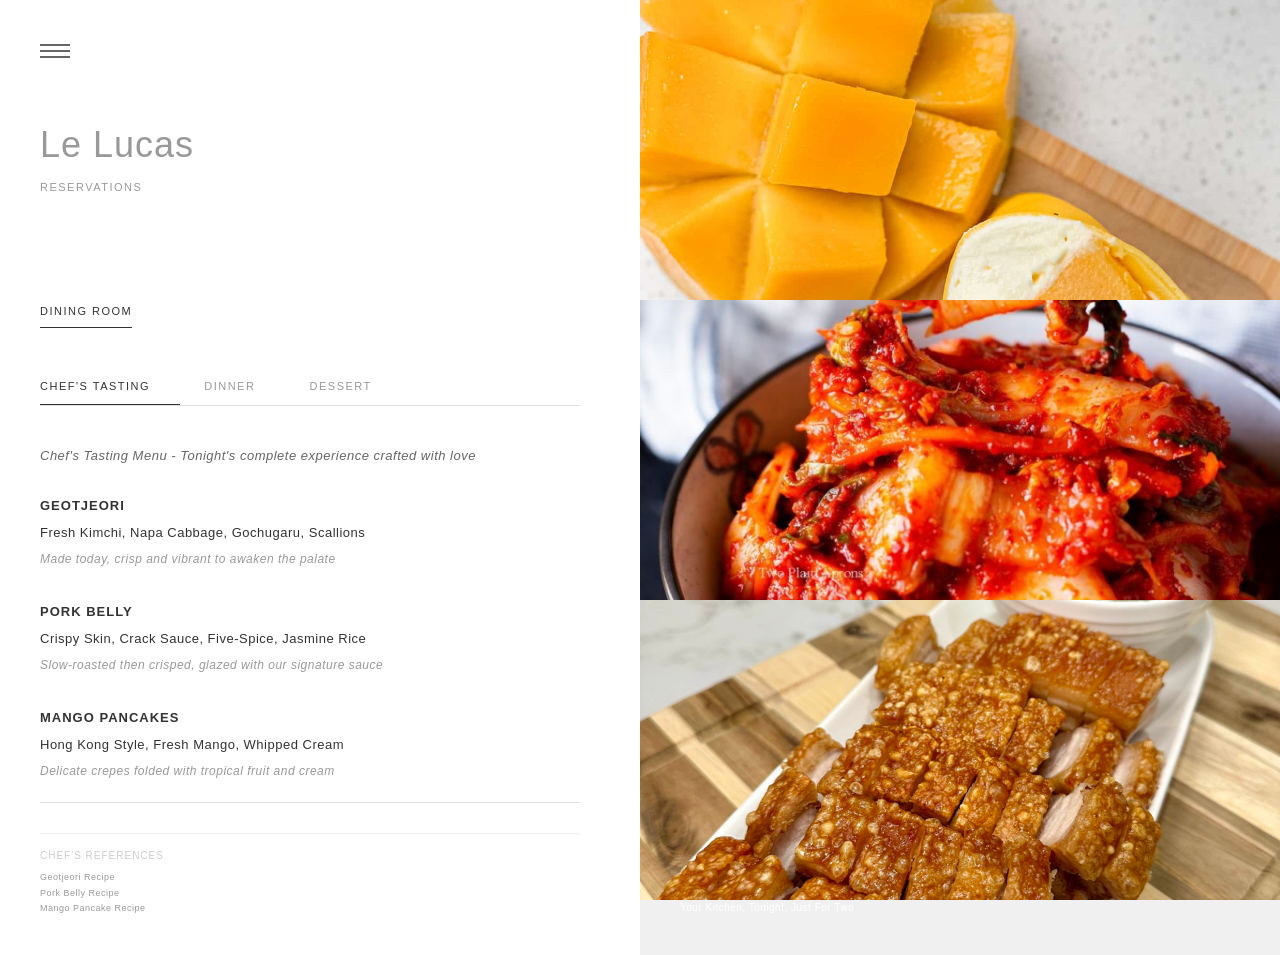
<file: index.html>
<!DOCTYPE html>
<html lang="en">
<head>
    <meta charset="UTF-8">
    <meta name="viewport" content="width=device-width, initial-scale=1.0">
    <title>Le Lucas - Date Night Menu</title>
    <style>
        * {
            margin: 0;
            padding: 0;
            box-sizing: border-box;
        }
        
        body {
            font-family: 'Helvetica Neue', Arial, sans-serif;
            background-color: #f8f8f8;
            color: #333;
            line-height: 1.4;
            font-size: 13px;
            letter-spacing: 0.5px;
        }
        
        .container {
            max-width: 1400px;
            margin: 0 auto;
            background: white;
            min-height: 100vh;
            display: grid;
            grid-template-columns: 1fr 1fr;
        }
        
        .left-panel {
            padding: 40px 60px 140px 40px;
            background: white;
            position: relative;
            min-height: 100vh;
        }
        
        .right-panel {
            background-color: #f0f0f0;
            position: relative;
            min-height: 100vh;
            display: flex;
            flex-direction: column;
            gap: 0;
        }
        
        .dish-image {
            width: 100%;
            height: 33.33vh;
            object-fit: cover;
            display: block;
        }
        
        .dish-image:first-child {
            object-position: center top;
        }
        
        .dish-image:nth-child(2) {
            object-position: center center;
        }
        
        .dish-image:last-child {
            object-position: center bottom;
        }
        
        .hamburger {
            position: absolute;
            top: 40px;
            left: 40px;
            width: 30px;
            height: 20px;
            cursor: pointer;
        }
        
        .hamburger span {
            display: block;
            height: 2px;
            background: #666;
            margin: 4px 0;
            transition: 0.3s;
        }
        
        .restaurant-name {
            font-size: 36px;
            font-weight: 300;
            color: #999;
            margin: 80px 0 8px 0;
            letter-spacing: 1px;
        }
        
        .reservation-link {
            font-size: 11px;
            color: #999;
            text-transform: uppercase;
            letter-spacing: 1.5px;
            text-decoration: none;
            margin-bottom: 60px;
            display: inline-block;
        }
        
        .section-nav {
            margin: 40px 0;
        }
        
        .section-nav a {
            display: inline-block;
            margin-right: 40px;
            font-size: 11px;
            color: #999;
            text-transform: uppercase;
            letter-spacing: 1.5px;
            text-decoration: none;
            padding: 8px 0;
            border-bottom: 1px solid transparent;
            transition: all 0.2s ease;
        }
        
        .section-nav a:hover,
        .section-nav a.active {
            color: #333;
            border-bottom-color: #333;
        }
        
        .menu-tabs {
            margin: 20px 0 40px 0;
            border-bottom: 1px solid #e0e0e0;
        }
        
        .tab-button {
            background: none;
            border: none;
            font-size: 11px;
            color: #999;
            text-transform: uppercase;
            letter-spacing: 1.5px;
            padding: 12px 30px 12px 0;
            margin-right: 20px;
            cursor: pointer;
            border-bottom: 1px solid transparent;
            font-family: inherit;
            transition: all 0.2s ease;
        }
        
        .tab-button:hover,
        .tab-button.active {
            color: #333;
            border-bottom-color: #333;
        }
        
        .tab-content {
            display: none;
        }
        
        .tab-content.active {
            display: block;
            animation: fadeIn 0.5s ease-in-out;
        }
        
        @keyframes fadeIn {
            from { opacity: 0; transform: translateY(10px); }
            to { opacity: 1; transform: translateY(0); }
        }
        
        .menu-description {
            font-style: italic;
            color: #666;
            margin-bottom: 30px;
            font-size: 13px;
            line-height: 1.6;
        }
        
        .menu-item {
            margin-bottom: 35px;
        }
        
        .item-name {
            font-size: 13px;
            font-weight: 600;
            color: #333;
            text-transform: uppercase;
            letter-spacing: 1px;
            margin-bottom: 8px;
        }
        
        .item-description {
            color: #333;
            font-size: 13px;
            line-height: 1.6;
            margin-bottom: 6px;
        }
        
        .item-details {
            font-style: italic;
            color: #999;
            font-size: 12px;
            line-height: 1.5;
        }
        
        .download-section {
            position: absolute;
            bottom: 40px;
            left: 40px;
            right: 60px;
            border-top: 1px solid #e0e0e0;
            padding-top: 15px;
            background: white;
            z-index: 10;
        }
        
        .download-link {
            font-size: 11px;
            color: #999;
            text-transform: uppercase;
            letter-spacing: 1.5px;
            text-decoration: none;
            display: inline-flex;
            align-items: center;
        }
        
        .download-link::after {
            content: '●';
            margin-left: 8px;
            font-size: 8px;
        }
        
        .location-info {
            position: absolute;
            bottom: 40px;
            left: 40px;
            right: 40px;
            font-size: 10px;
            color: white;
            letter-spacing: 0.5px;
        }
        
        @media (max-width: 1024px) {
            .container {
                grid-template-columns: 1fr;
            }
            
            .right-panel {
                height: 300px;
                order: -1;
            }
            
            .left-panel {
                padding: 30px;
            }
            
            .download-section {
                position: static;
                margin-top: 40px;
            }
        }
    </style>
</head>
<body>
    <div class="container">
        <div class="left-panel">
            <div class="hamburger">
                <span></span>
                <span></span>
                <span></span>
            </div>
            
            <h1 class="restaurant-name">Le Lucas</h1>
            <a href="#" class="reservation-link">Reservations</a>
            
            <nav class="section-nav">
                <a href="#" class="active">Dining Room</a>
            </nav>
            
            <div class="menu-tabs">
                <button class="tab-button active" onclick="showTab('chefs-tasting')">Chef's Tasting</button>
                <button class="tab-button" onclick="showTab('dinner')">Dinner</button>
                <button class="tab-button" onclick="showTab('dessert')">Dessert</button>
            </div>
            
            <div id="chefs-tasting" class="tab-content active">
                <p class="menu-description">Chef's Tasting Menu - Tonight's complete experience crafted with love</p>
                
                <div class="menu-item">
                    <h3 class="item-name">Geotjeori</h3>
                    <p class="item-description">Fresh Kimchi, Napa Cabbage, Gochugaru, Scallions</p>
                    <p class="item-details">Made today, crisp and vibrant to awaken the palate</p>
                </div>
                
                <div class="menu-item">
                    <h3 class="item-name">Pork Belly</h3>
                    <p class="item-description">Crispy Skin, Crack Sauce, Five-Spice, Jasmine Rice</p>
                    <p class="item-details">Slow-roasted then crisped, glazed with our signature sauce</p>
                </div>
                
                <div class="menu-item">
                    <h3 class="item-name">Mango Pancakes</h3>
                    <p class="item-description">Hong Kong Style, Fresh Mango, Whipped Cream</p>
                    <p class="item-details">Delicate crepes folded with tropical fruit and cream</p>
                </div>
            </div>
            
            <div id="dinner" class="tab-content">
                <p class="menu-description">Geotjeori & Crispy Pork Belly - A harmonious Korean flavor journey</p>
                
                <div class="menu-item">
                    <h3 class="item-name">Geotjeori</h3>
                    <p class="item-description">Fresh Kimchi, Crisp Napa Cabbage, Korean Chili Flakes, Fish Sauce</p>
                    <p class="item-details">No fermentation, just pure Korean flavors, bright and clean</p>
                </div>
                
                <div class="menu-item">
                    <h3 class="item-name">Preparation</h3>
                    <p class="item-description">Cabbage Salted, Drained, Tossed with Gochugaru and Aromatics</p>
                    <p class="item-details">Made fresh today for optimal crunch and vibrancy</p>
                </div>
                
                <div class="menu-item">
                    <h3 class="item-name">Pork Belly</h3>
                    <p class="item-description">Scored Skin, Five-Spice Rub, Slow-Roasted, High-Heat Finish</p>
                    <p class="item-details">Perfect crackling with tender, rendered fat beneath</p>
                </div>
                
                <div class="menu-item">
                    <h3 class="item-name">Crack Sauce</h3>
                    <p class="item-description">Soy, Brown Sugar, Rice Wine, Ginger, Garlic</p>
                    <p class="item-details">Sweet, savory, utterly addictive - hence the name</p>
                </div>
                
                <div class="menu-item">
                    <h3 class="item-name">Harmony</h3>
                    <p class="item-description">Kimchi's Acidity Cuts Through Rich Pork, Perfect Balance</p>
                    <p class="item-details">Crisp vegetables with tender meat, fire and comfort</p>
                </div>
            </div>
            
            <div id="dessert" class="tab-content">
                <p class="menu-description">Hong Kong Mango Pancakes - Delicate Asian elegance to close</p>
                
                <div class="menu-item">
                    <h3 class="item-name">Crepes</h3>
                    <p class="item-description">Paper-Thin Pancakes, Eggs, Flour, Milk, Golden Perfection</p>
                    <p class="item-details">Light texture that melts on the tongue</p>
                </div>
                
                <div class="menu-item">
                    <h3 class="item-name">Mango</h3>
                    <p class="item-description">Fresh, Ripe, Selected for Perfect Sweetness, Silky Texture</p>
                    <p class="item-details">Diced into perfect cubes for ideal proportion</p>
                </div>
                
                <div class="menu-item">
                    <h3 class="item-name">Cream</h3>
                    <p class="item-description">Fresh Whipped, Lightly Sweetened, Soft Peaks</p>
                    <p class="item-details">Perfect contrast to the tropical fruit</p>
                </div>
                
                <div class="menu-item">
                    <h3 class="item-name">Assembly</h3>
                    <p class="item-description">Each Pancake Filled, Folded into Elegant Parcels, Chilled</p>
                    <p class="item-details">Served immediately for optimal texture</p>
                </div>
                
                <div class="menu-item">
                    <h3 class="item-name">Balance</h3>
                    <p class="item-description">Refreshing, Not-Too-Sweet, Cleanses After Rich Pork</p>
                    <p class="item-details">The perfect finale to our evening together</p>
                </div>
            </div>
            
            <div class="download-section">
                <div style="margin-top: 15px; padding-top: 15px; border-top: 1px solid #f0f0f0;">
                    <p style="font-size: 10px; color: #ccc; text-transform: uppercase; letter-spacing: 1px; margin-bottom: 8px;">Chef's References</p>
                    <a href="https://twoplaidaprons.com/fresh-kimchi-geotjeori/" target="_blank" style="display: block; font-size: 9px; color: #999; margin-bottom: 3px; text-decoration: none;">Geotjeori Recipe</a>
                    <a href="https://thespicyjuju.com/crispy-air-fryer-pork-belly/" target="_blank" style="display: block; font-size: 9px; color: #999; margin-bottom: 3px; text-decoration: none;">Pork Belly Recipe</a>
                    <a href="https://zhangcatherine.com/mango-pancake/" target="_blank" style="display: block; font-size: 9px; color: #999; text-decoration: none;">Mango Pancake Recipe</a>
                </div>
            </div>
        </div>
        
        <div class="right-panel">
            <img src="mango-pancakes.jpg" alt="Fresh Mango Pancakes" class="dish-image">
            <img src="fresh-kimchi.jpg" alt="Fresh Kimchi" class="dish-image">
            <img src="crispy-pork-belly.jpg" alt="Crispy Pork Belly" class="dish-image">
            <div class="location-info">
                Your Kitchen, Tonight, Just For Two
            </div>
        </div>
    </div>
    
    <script>
        function showTab(tabName) {
            // Hide all tab contents
            const tabContents = document.querySelectorAll('.tab-content');
            tabContents.forEach(content => {
                content.classList.remove('active');
            });
            
            // Remove active class from all buttons
            const tabButtons = document.querySelectorAll('.tab-button');
            tabButtons.forEach(button => {
                button.classList.remove('active');
            });
            
            // Show selected tab content
            document.getElementById(tabName).classList.add('active');
            
            // Add active class to clicked button
            event.target.classList.add('active');
        }
    </script>
</body>
</html>
</file>
